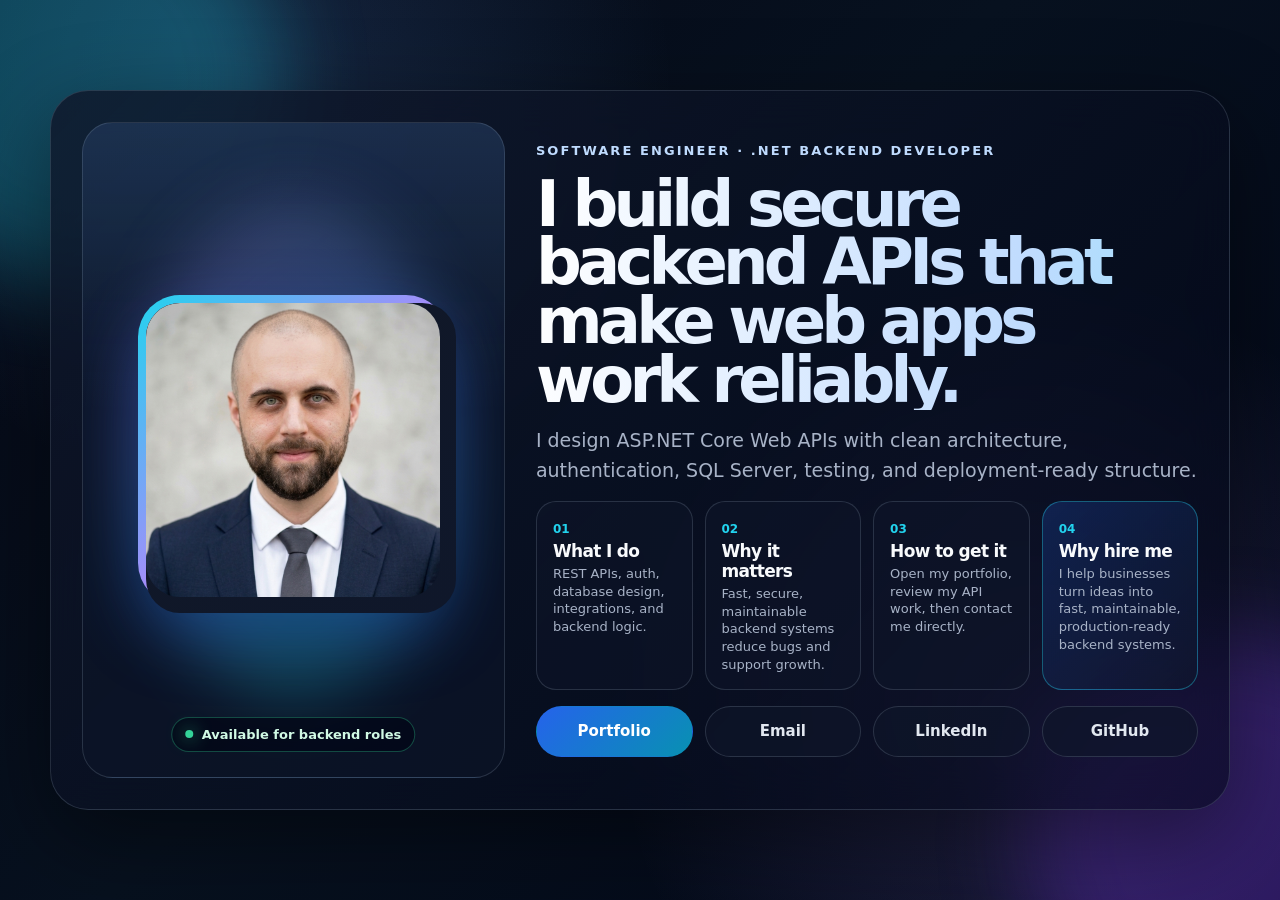
<file: index.html>
<!DOCTYPE html>
<html lang="en">
<head>
  <meta charset="UTF-8" />
  <meta name="viewport" content="width=device-width, initial-scale=1.0" />
  <meta name="description" content="Mahmoud Almahmoud - Software Engineer and .NET Backend Developer building secure APIs, authentication, databases, and clean backend systems." />
  <title>Mahmoud Almahmoud</title>
  <link rel="icon" sizes="32x32" href="assets/favicon.png">
  <link rel="apple-touch-icon" href="assets/favicon.png">
  <link rel="stylesheet" href="style.css" />
</head>
<body>
  <div class="noise" aria-hidden="true"></div>
  <div class="orb orb-one" aria-hidden="true"></div>
  <div class="orb orb-two" aria-hidden="true"></div>
  <div class="cursor-glow" id="cursorGlow" aria-hidden="true"></div>

  <main class="page-shell">
    <section class="hero-card reveal">
      <div class="photo-panel" aria-label="Profile photo">
        <div class="photo-ring">
          <img class="profile-photo" src="assets/mahmoud.png" alt="Mahmoud Almahmoud portrait" />
          <span class="photo-fallback">MA</span>
        </div>
        <div class="status-pill"><span></span> Available for backend roles</div>
      </div>

      <div class="content-panel">
        <p class="eyebrow">Software Engineer · .NET Backend Developer</p>

        <h1>I build secure backend APIs that make web apps work reliably.</h1>

        <p class="summary">
          I design ASP.NET Core Web APIs with clean architecture, authentication, SQL Server, testing, and deployment-ready structure.
        </p>

        <div class="answer-grid" aria-label="Quick answers">
          <article class="answer-card">
            <span>01</span>
            <h2>What I do</h2>
            <p>REST APIs, auth, database design, integrations, and backend logic.</p>
          </article>

          <article class="answer-card">
            <span>02</span>
            <h2>Why it matters</h2>
            <p>Fast, secure, maintainable backend systems reduce bugs and support growth.</p>
          </article>

          <article class="answer-card">
            <span>03</span>
            <h2>How to get it</h2>
            <p>Open my portfolio, review my API work, then contact me directly.</p>
          </article>

          <article class="answer-card highlight-card">
            <span>04</span>
            <h2>Why hire me</h2>
            <p>I help businesses turn ideas into fast, maintainable, production-ready backend systems.</p>
          </article>
        </div>

        <nav class="links" aria-label="Contact and profile links">
          <a class="link-btn primary" href="portfolio.html" rel="noopener noreferrer">Portfolio</a>
          <a class="link-btn" href="mailto:contact@mahmoudev.com">Email</a>
          <a class="link-btn" href="https://www.linkedin.com/in/mahmoud-almahmoud" target="_blank" rel="noopener noreferrer">LinkedIn</a>
          <a class="link-btn" href="https://github.com/Mahmoud-Almahmoud" target="_blank" rel="noopener noreferrer">GitHub</a>
        </nav>
      </div>
    </section>
  </main>

  <script src="script.js"></script>
</body>
</html>
</file>
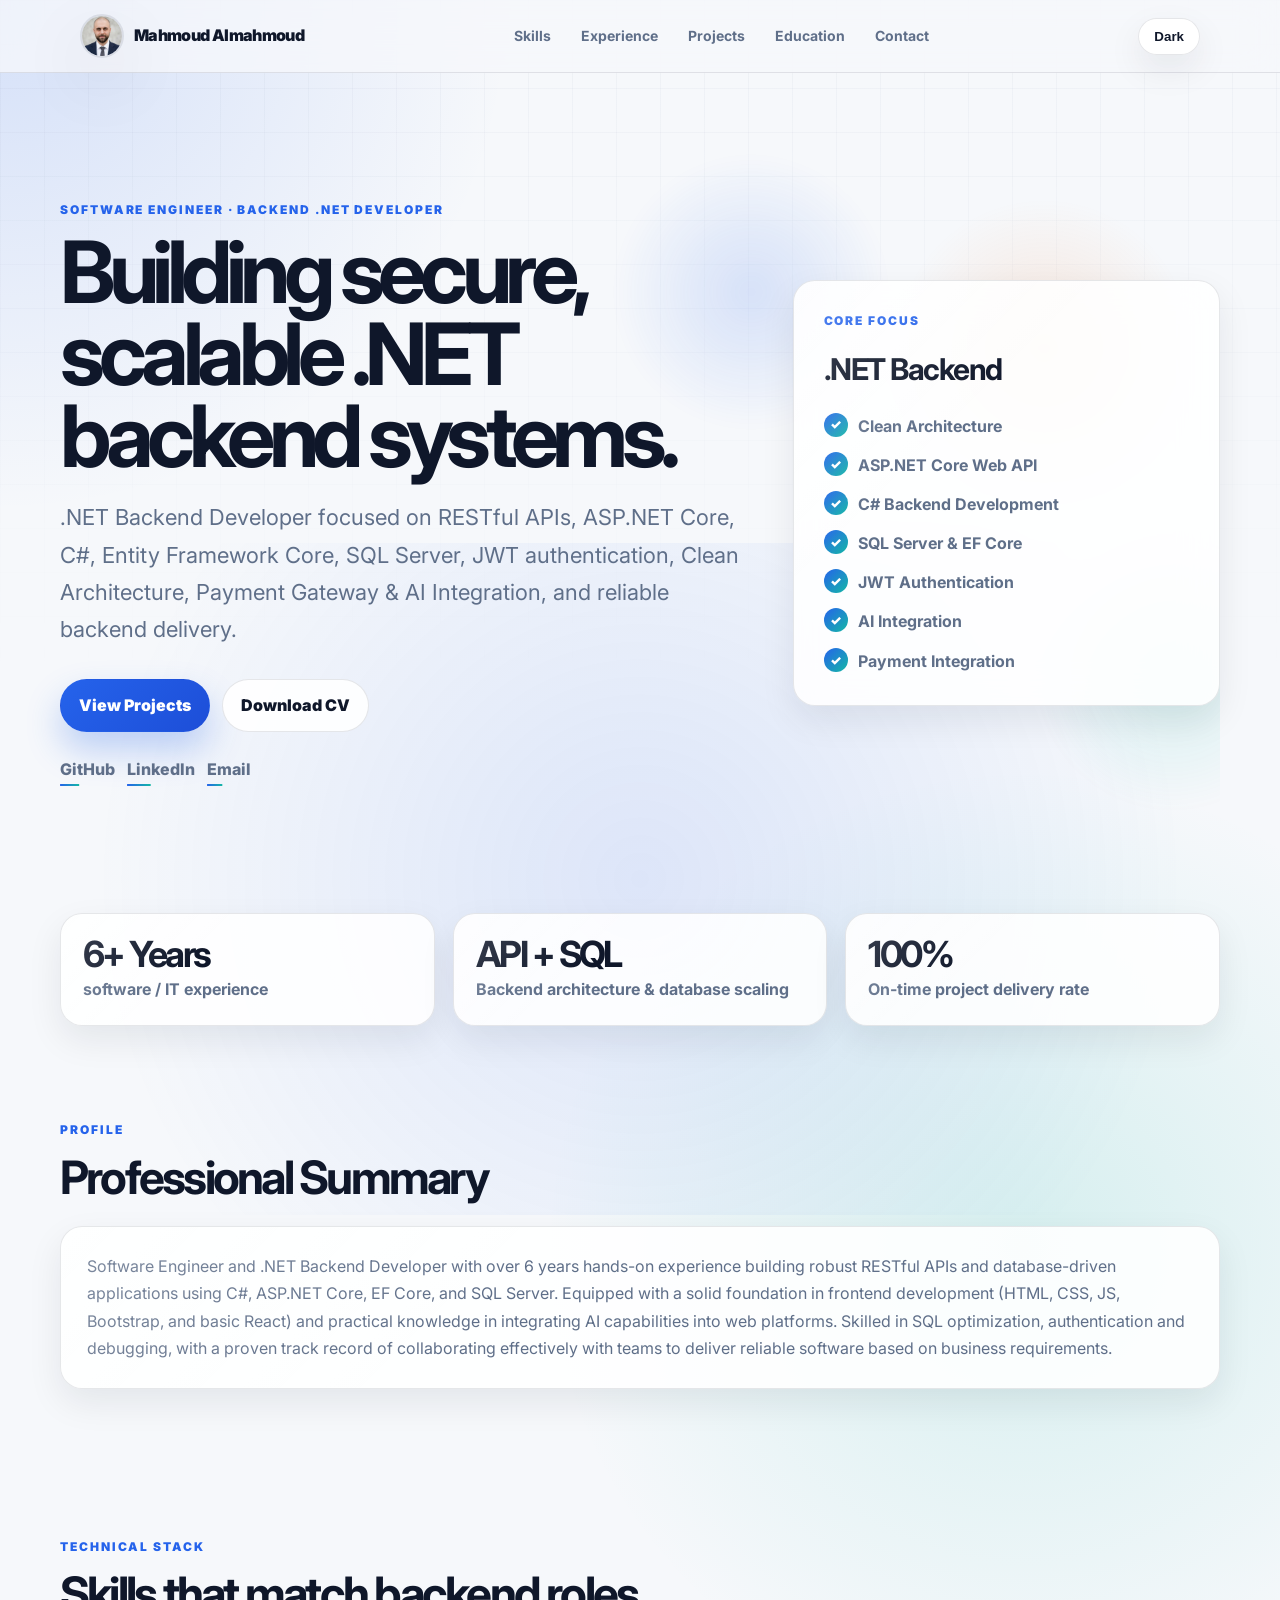
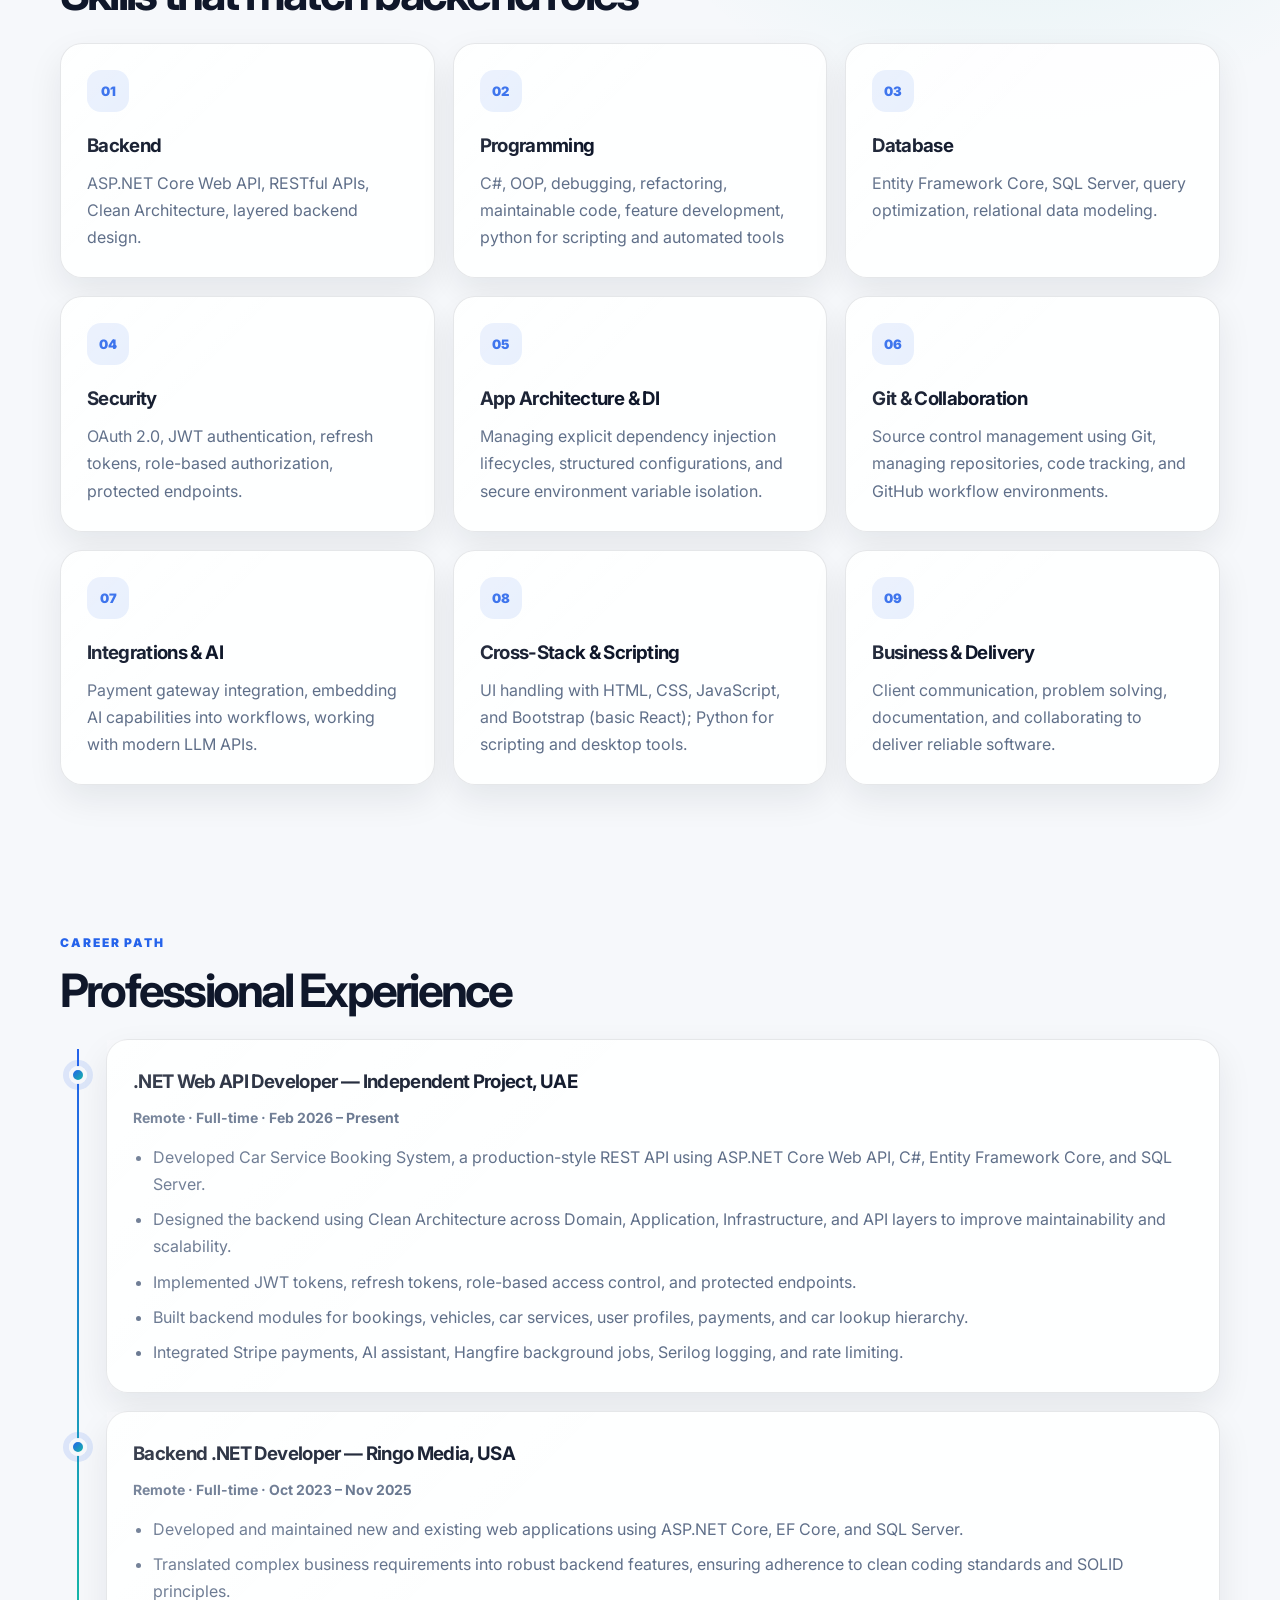
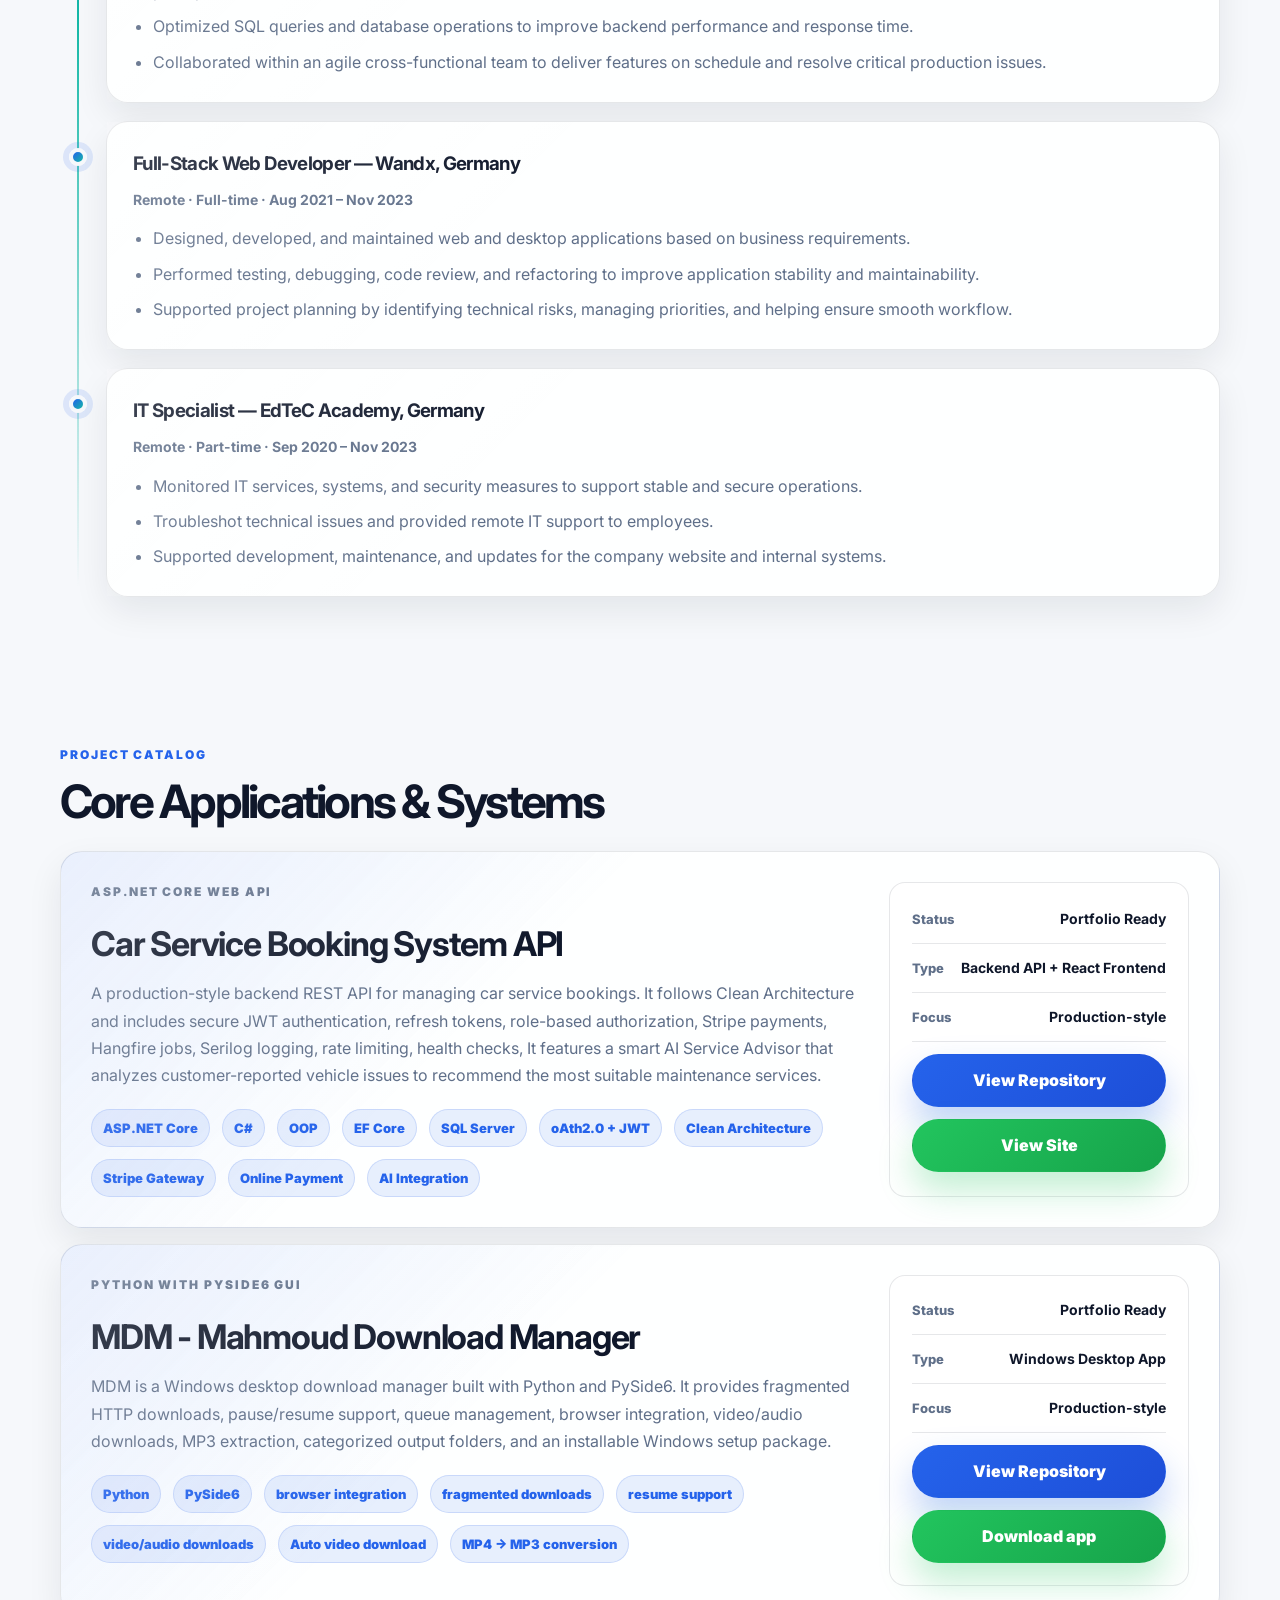
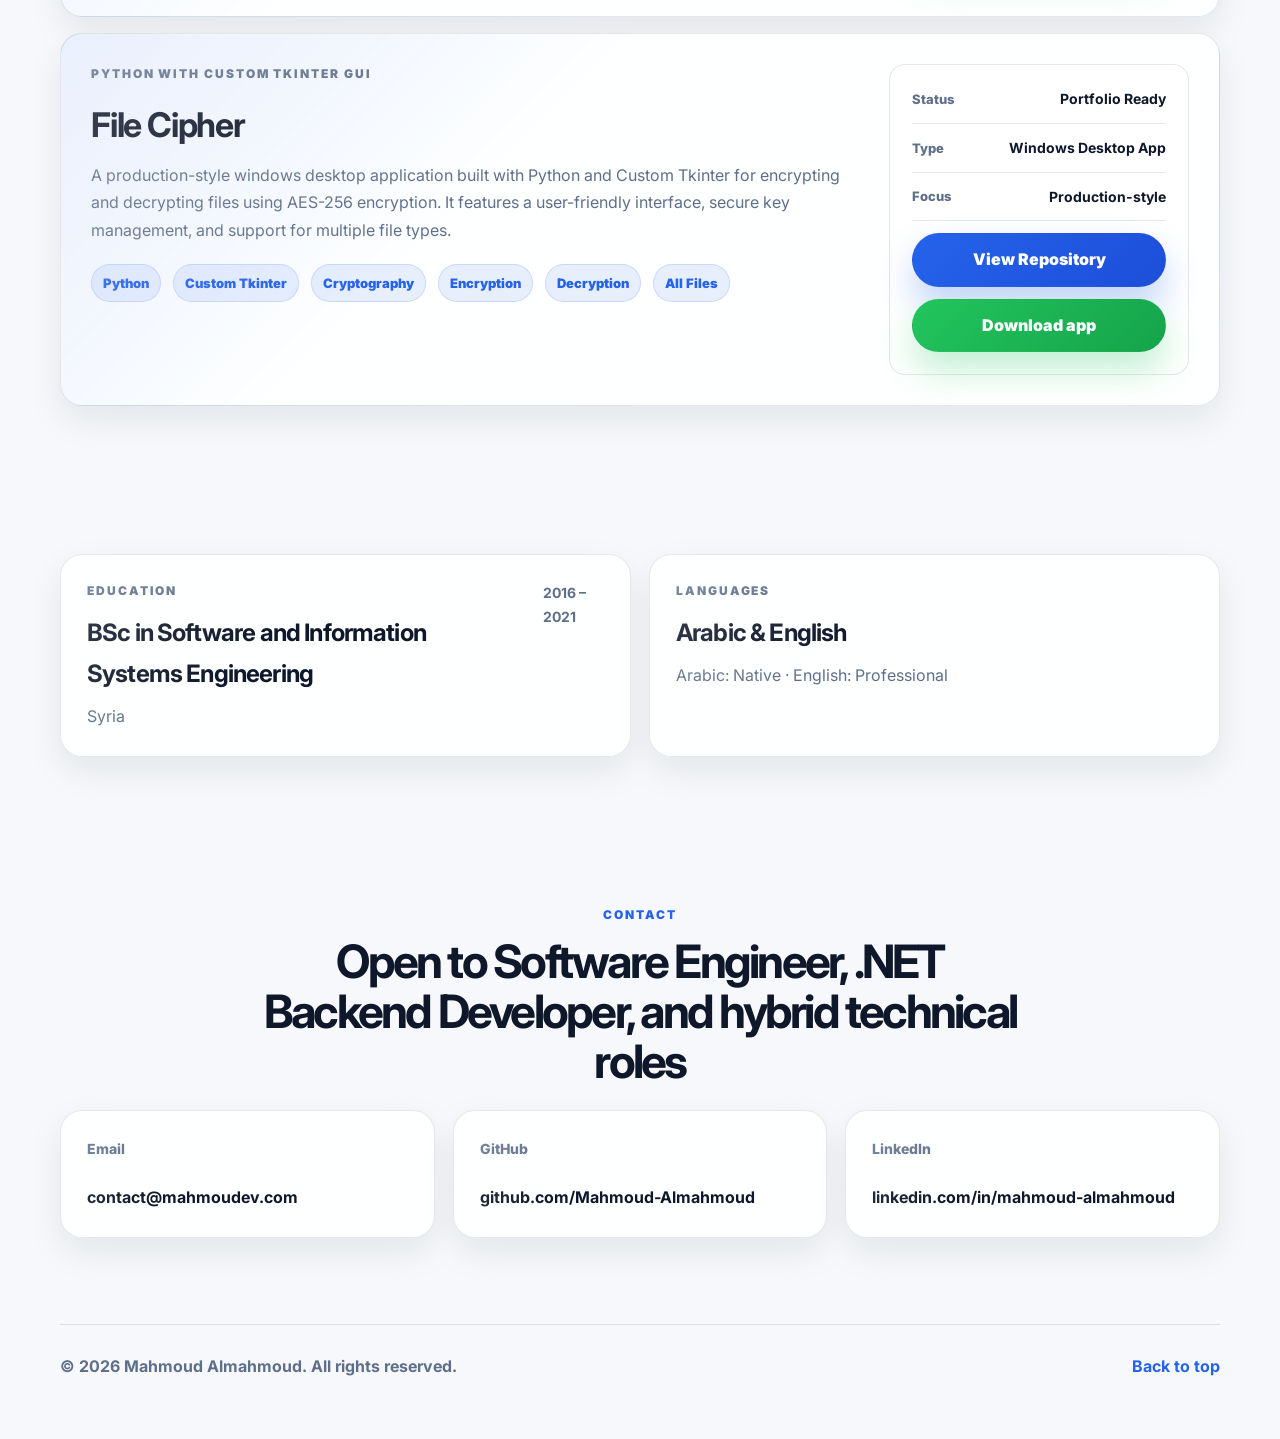
<file: portfolio.html>
<!DOCTYPE html>
<html lang="en" data-theme="light">
<head>
  <meta charset="UTF-8" />
  <meta name="viewport" content="width=device-width, initial-scale=1.0" />
  <meta name="theme-color" content="#0f172a" />

  <title>Mahmoud | Portfolio</title>
  <link rel="icon" sizes="32x32" href="assets/favicon.png">
  <link rel="apple-touch-icon" href="assets/favicon.png">
  <meta
    name="description"
    content="Portfolio of Mahmoud Almahmoud, a .NET Backend Developer in Abu Dhabi specializing in ASP.NET Core Web API, C#, EF Core, SQL Server, JWT authentication, Docker, testing, and Clean Architecture."
  />

  <link rel="preconnect" href="https://fonts.googleapis.com" />
  <link rel="preconnect" href="https://fonts.gstatic.com" crossorigin />
  <link href="https://fonts.googleapis.com/css2?family=Inter:wght@400;500;600;700;800;900&display=swap" rel="stylesheet" />
  <link rel="stylesheet" href="portfolio.css" />
</head>

<body>
  <a class="skip-link" href="#main">Skip to content</a>
  <div class="scroll-progress" id="scrollProgress" aria-hidden="true"></div>

  <header class="site-header">
    <nav class="nav" aria-label="Main navigation">
      <a href="#home" class="logo" aria-label="Mahmoud Almahmoud home">
        <img class="logo-photo" src="assets/mahmoud.png" alt="Mahmoud Almahmoud photo" width="44" height="44" />
        <span>Mahmoud Almahmoud</span>
      </a>

      <button class="menu-btn" id="menuToggle" type="button" aria-label="Open menu" aria-expanded="false" aria-controls="navLinks">
        <span></span>
        <span></span>
        <span></span>
      </button>

      <div class="nav-links" id="navLinks">
        <a href="#skills">Skills</a>
        <a href="#experience">Experience</a>
        <a href="#projects">Projects</a>
        <a href="#education">Education</a>
        <a href="#contact">Contact</a>
      </div>

      <button id="themeToggle" class="theme-btn" type="button" aria-label="Switch color theme">Dark</button>
    </nav>
  </header>

  <main id="main">
    <section id="home" class="hero section">
      <div class="hero-bg" aria-hidden="true">
        <span class="orb orb-one"></span>
        <span class="orb orb-two"></span>
        <span class="grid-glow"></span>
      </div>

      <div class="hero-content" data-animate>
        <p class="eyebrow">Software Engineer · Backend .NET Developer</p>

        <h1>Building secure, scalable .NET backend systems.</h1>

        <p class="headline">
          .NET Backend Developer focused on RESTful APIs, ASP.NET Core, C#, Entity Framework Core,
          SQL Server, JWT authentication, Clean Architecture, Payment Gateway & AI Integration, and reliable backend delivery.
        </p>

        <div class="hero-actions">
          <a class="btn primary" href="#projects">View Projects</a>
          <a class="btn secondary" href="assets/IT_CV_ONLINE.pdf" target="_blank" rel="noopener">Download CV</a>
        </div>

        <div class="quick-links" aria-label="Profile links">
          <a href="https://github.com/Mahmoud-Almahmoud" target="_blank" rel="noopener">GitHub</a>
          <a href="https://www.linkedin.com/in/mahmoud-almahmoud" target="_blank" rel="noopener">LinkedIn</a>
          <a href="mailto:contact@mahmoudev.com">Email</a>
        </div>
      </div>

      <aside class="hero-card glass-card" data-animate>
        <p class="card-kicker">Core Focus</p>
        <h2>.NET Backend</h2>
        <ul class="check-list">
          <li>Clean Architecture</li>
          <li>ASP.NET Core Web API</li>
          <li>C# Backend Development</li>
          <li>SQL Server & EF Core</li>
          <li>JWT Authentication</li>
          <li>AI Integration</li>
          <li>Payment Integration</li>
        </ul>
      </aside>
    </section>

    <section class="section compact-section" aria-label="Professional highlights">
      <div class="stats-grid">
        <article class="stat-card" data-animate>
          <strong>6+ Years</strong>
          <span>software / IT experience</span>
        </article>
        <article class="stat-card" data-animate>
          <strong>API + SQL</strong>
          <span>Backend architecture & database scaling</span>
        </article>
        <article class="stat-card" data-animate>
          <strong>100%</strong>
          <span>On-time project delivery rate</span>
        </article>
      </div>
    </section>

    <section class="section" data-animate>
      <div class="section-heading">
        <p class="eyebrow">Profile</p>
        <h2 class="section-title">Professional Summary</h2>
      </div>

      <div class="card rich-card">
        <p>
          Software Engineer and .NET Backend Developer with over 6 years hands-on experience building robust RESTful APIs 
          and database-driven applications using C#, ASP.NET Core, EF Core, and SQL Server. 
          Equipped with a solid foundation in frontend development (HTML, CSS, JS, Bootstrap, and basic React) 
          and practical knowledge in integrating AI capabilities into web platforms. Skilled in SQL optimization, authentication 
          and debugging, with a proven track record of collaborating effectively with teams to deliver reliable software based on business requirements.
        </p>
      </div>
    </section>

    <section id="skills" class="section">
      <div class="section-heading" data-animate>
        <p class="eyebrow">Technical stack</p>
        <h2 class="section-title">Skills that match backend roles</h2>
      </div>

      <div class="skills-grid">
        <article class="skill-card" data-animate>
          <span class="skill-icon">01</span>
          <h3>Backend</h3>
          <p>ASP.NET Core Web API, RESTful APIs, Clean Architecture, layered backend design.</p>
        </article>

        <article class="skill-card" data-animate>
          <span class="skill-icon">02</span>
          <h3>Programming</h3>
          <p>C#, OOP, debugging, refactoring, maintainable code, feature development, python for scripting and automated tools</p>
        </article>

        <article class="skill-card" data-animate>
          <span class="skill-icon">03</span>
          <h3>Database</h3>
          <p>Entity Framework Core, SQL Server, query optimization, relational data modeling.</p>
        </article>

        <article class="skill-card" data-animate>
          <span class="skill-icon">04</span>
          <h3>Security</h3>
          <p>OAuth 2.0, JWT authentication, refresh tokens, role-based authorization, protected endpoints.</p>
        </article>

        <article class="skill-card" data-animate>
          <span class="skill-icon">05</span>
          <h3>App Architecture & DI</h3>
          <p>Managing explicit dependency injection lifecycles, structured configurations, and secure environment variable isolation.</p>
        </article>

        <article class="skill-card" data-animate>
          <span class="skill-icon">06</span>
          <h3>Git & Collaboration</h3>
          <p>Source control management using Git, managing repositories, code tracking, and GitHub workflow environments.</p>
        </article>

        <article class="skill-card" data-animate>
          <span class="skill-icon">07</span>
          <h3>Integrations & AI</h3>
          <p>Payment gateway integration, embedding AI capabilities into workflows, working with modern LLM APIs.</p>
        </article>

        <article class="skill-card" data-animate>
          <span class="skill-icon">08</span>
          <h3>Cross-Stack & Scripting</h3>
          <p>UI handling with HTML, CSS, JavaScript, and Bootstrap (basic React); Python for scripting and desktop tools.</p>
        </article>

        <article class="skill-card" data-animate>
          <span class="skill-icon">09</span>
          <h3>Business & Delivery</h3>
          <p>Client communication, problem solving, documentation, and collaborating to deliver reliable software.</p>
        </article>
      </div>
    </section>

    <section id="experience" class="section">
      <div class="section-heading" data-animate>
        <p class="eyebrow">Career path</p>
        <h2 class="section-title">Professional Experience</h2>
      </div>

      <div class="timeline">
        <article class="timeline-item" data-animate>
          <div class="timeline-marker" aria-hidden="true"></div>
          <div class="timeline-header">
            <div>
              <h3>.NET Web API Developer — Independent Project, UAE</h3>
              <p class="meta">Remote · Full-time · Feb 2026 – Present</p>
            </div>
          </div>
          <ul>
            <li>Developed Car Service Booking System, a production-style REST API using ASP.NET Core Web API, C#, Entity Framework Core, and SQL Server.</li>
            <li>Designed the backend using Clean Architecture across Domain, Application, Infrastructure, and API layers to improve maintainability and scalability.</li>
            <li>Implemented JWT tokens, refresh tokens, role-based access control, and protected endpoints.</li>
            <li>Built backend modules for bookings, vehicles, car services, user profiles, payments, and car lookup hierarchy.</li>
            <li>Integrated Stripe payments, AI assistant, Hangfire background jobs, Serilog logging, and rate limiting.</li>
          </ul>
        </article>

        <article class="timeline-item" data-animate>
          <div class="timeline-marker" aria-hidden="true"></div>
          <div class="timeline-header">
            <div>
              <h3>Backend .NET Developer — Ringo Media, USA</h3>
              <p class="meta">Remote · Full-time · Oct 2023 – Nov 2025</p>
            </div>
          </div>
          <ul>
            <li>Developed and maintained new and existing web applications using ASP.NET Core, EF Core, and SQL Server.</li>
            <li>Translated complex business requirements into robust backend features, ensuring adherence to clean coding standards and SOLID principles.</li>
            <li>Optimized SQL queries and database operations to improve backend performance and response time.</li>
            <li>Collaborated within an agile cross-functional team to deliver features on schedule and resolve critical production issues.</li>
          </ul>
        </article>

        <article class="timeline-item" data-animate>
          <div class="timeline-marker" aria-hidden="true"></div>
          <div class="timeline-header">
            <div>
              <h3>Full-Stack Web Developer — Wandx, Germany</h3>
              <p class="meta">Remote · Full-time · Aug 2021 – Nov 2023</p>
            </div>
          </div>
          <ul>
            <li>Designed, developed, and maintained web and desktop applications based on business requirements.</li>
            <li>Performed testing, debugging, code review, and refactoring to improve application stability and maintainability.</li>
            <li>Supported project planning by identifying technical risks, managing priorities, and helping ensure smooth workflow.</li>
          </ul>
        </article>

        <article class="timeline-item" data-animate>
          <div class="timeline-marker" aria-hidden="true"></div>
          <div class="timeline-header">
            <div>
              <h3>IT Specialist — EdTeC Academy, Germany</h3>
              <p class="meta">Remote · Part-time · Sep 2020 – Nov 2023</p>
            </div>
          </div>
          <ul>
            <li>Monitored IT services, systems, and security measures to support stable and secure operations.</li>
            <li>Troubleshot technical issues and provided remote IT support to employees.</li>
            <li>Supported development, maintenance, and updates for the company website and internal systems.</li>
          </ul>
        </article>
      </div>
    </section>

    <section id="projects" class="section">
      <div class="section-heading" data-animate>
        <p class="eyebrow">Project catalog</p>
        <h2 class="section-title">Core Applications & Systems</h2>
      </div>

      <article class="project-card" data-animate>
        <div class="project-content">
          <p class="eyebrow">ASP.NET Core Web API</p>
          <h3>Car Service Booking System API</h3>
          <p>
            A production-style backend REST API for managing car service bookings. It follows Clean Architecture
            and includes secure JWT authentication, refresh tokens, role-based authorization, Stripe payments,
            Hangfire jobs, Serilog logging, rate limiting, health checks, It features a smart AI Service Advisor 
            that analyzes customer-reported vehicle issues to recommend the most suitable maintenance services.
          </p>
          <div class="tags" aria-label="Project technologies">
            <span>ASP.NET Core</span>
            <span>C#</span>
            <span>OOP</span>
            <span>EF Core</span>
            <span>SQL Server</span>
            <span>oAth2.0 + JWT</span>
            <span>Clean Architecture</span>
            <span>Stripe Gateway</span>
            <span>Online Payment</span>
            <span>AI Integration</span>
          </div>
        </div>
        <div class="project-panel">
          <div class="panel-line"><span>Status</span><strong>Portfolio Ready</strong></div>
          <div class="panel-line"><span>Type</span><strong>Backend API + React Frontend</strong></div>
          <div class="panel-line"><span>Focus</span><strong>Production-style</strong></div>
          <a class="btn primary full" href="https://github.com/Mahmoud-Almahmoud/CarServiceBookingSystem" target="_blank" rel="noopener">
            View Repository
          </a>
           <a class="btn success full" href="https://csbs-app.mahmoudev.com/" target="_blank" rel="noopener">
            View Site
          </a>
        </div>
      </article>

      <article class="project-card mt" data-animate>
        <div class="project-content">
          <p class="eyebrow">Python with PySide6 GUI</p>
          <h3>MDM - Mahmoud Download Manager</h3>
          <p>
            MDM is a Windows desktop download manager built with Python and PySide6. 
            It provides fragmented HTTP downloads, pause/resume support, queue management, 
            browser integration, video/audio downloads, MP3 extraction, categorized output folders, 
            and an installable Windows setup package.
          </p>
          <div class="tags" aria-label="Project technologies">
            <span>Python</span>
            <span>PySide6</span>
            <span>browser integration</span>
            <span>fragmented downloads</span>
            <span>resume support</span>
            <span>video/audio downloads</span>
            <span>Auto video download</span>
            <span>MP4 -> MP3 conversion</span>
          </div>
        </div>
        <div class="project-panel">
          <div class="panel-line"><span>Status</span><strong>Portfolio Ready</strong></div>
          <div class="panel-line"><span>Type</span><strong>Windows Desktop App</strong></div>
          <div class="panel-line"><span>Focus</span><strong>Production-style</strong></div>
          <a class="btn primary full" href="https://github.com/Mahmoud-Almahmoud/MDM" target="_blank" rel="noopener">
            View Repository
          </a>
           <a class="btn success full" href="https://github.com/Mahmoud-Almahmoud/MDM/releases/download/Releases/mdm_installer.exe" target="_blank" rel="noopener">
            Download app
          </a>
        </div>
      </article>

      <article class="project-card mt" data-animate>
        <div class="project-content">
          <p class="eyebrow">Python with Custom Tkinter GUI</p>
          <h3>File Cipher</h3>
          <p>
            A production-style windows desktop application built with Python and Custom Tkinter 
            for encrypting and decrypting files using AES-256 encryption. It features a user-friendly interface, 
            secure key management, and support for multiple file types.
          </p>
          <div class="tags" aria-label="Project technologies">
            <span>Python</span>
            <span>Custom Tkinter</span>
            <span>Cryptography</span>
            <span>Encryption</span>
            <span>Decryption</span>
            <span>All Files</span>
          </div>
        </div>
        <div class="project-panel">
          <div class="panel-line"><span>Status</span><strong>Portfolio Ready</strong></div>
          <div class="panel-line"><span>Type</span><strong>Windows Desktop App</strong></div>
          <div class="panel-line"><span>Focus</span><strong>Production-style</strong></div>
          <a class="btn primary full" href="https://github.com/Mahmoud-Almahmoud/File-Cipher" target="_blank" rel="noopener">
            View Repository
          </a>
           <a class="btn success full" href="https://github.com/Mahmoud-Almahmoud/File-Cipher/releases/download/Releases/FileCipher.exe" target="_blank" rel="noopener">
            Download app
          </a>
        </div>
      </article>

    </section>

    <section id="education" class="section two-column-section">
      <div class="card split-card" data-animate>
        <div>
          <p class="eyebrow">Education</p>
          <h2>BSc in Software and Information Systems Engineering</h2>
          <p>Syria</p>
        </div>
        <p class="meta">2016 – 2021</p>
      </div>

      <div class="card split-card" data-animate>
        <div>
          <p class="eyebrow">Languages</p>
          <h2>Arabic & English</h2>
          <p>Arabic: Native · English: Professional</p>
        </div>
      </div>
    </section>

    <section id="contact" class="section contact-section">
      <div class="section-heading center" data-animate>
        <p class="eyebrow">Contact</p>
        <h2 class="section-title">Open to Software Engineer, .NET Backend Developer, and hybrid technical roles</h2>
      </div>

      <div class="contact-grid">
        <a class="contact-card" href="mailto:contact@mahmoudev.com" data-animate>
          <span>Email</span>
          <strong>contact@mahmoudev.com</strong>
        </a>

        <a class="contact-card" href="https://github.com/Mahmoud-Almahmoud" target="_blank" rel="noopener" data-animate>
          <span>GitHub</span>
          <strong>github.com/Mahmoud-Almahmoud</strong>
        </a>

        <a class="contact-card" href="https://www.linkedin.com/in/mahmoud-almahmoud" target="_blank" rel="noopener" data-animate>
          <span>LinkedIn</span>
          <strong>linkedin.com/in/mahmoud-almahmoud</strong>
        </a>
      </div>
    </section>
  </main>

  <footer class="footer">
    <p>© <span id="year"></span> Mahmoud Almahmoud. All rights reserved.</p>
    <a href="#home">Back to top</a>
  </footer>

  <script src="portfolio.js"></script>
</body>
</html>
</file>
<file: style.css>
:root {
  --bg: #050816;
  --surface: rgba(15, 23, 42, 0.72);
  --surface-strong: rgba(17, 24, 39, 0.92);
  --text: #f8fafc;
  --muted: #a8b3c7;
  --line: rgba(148, 163, 184, 0.22);
  --blue: #60a5fa;
  --cyan: #22d3ee;
  --violet: #a78bfa;
  --green: #34d399;
  --shadow: 0 28px 90px rgba(0, 0, 0, 0.46);
}

* { box-sizing: border-box; }

html,
body {
  width: 100%;
  height: 100%;
  margin: 0;
  overflow: hidden;
}

body {
  font-family: Inter, ui-sans-serif, system-ui, -apple-system, BlinkMacSystemFont, "Segoe UI", sans-serif;
  color: var(--text);
  background:
    radial-gradient(circle at 20% 10%, rgba(96, 165, 250, 0.18), transparent 32%),
    radial-gradient(circle at 82% 80%, rgba(167, 139, 250, 0.2), transparent 34%),
    linear-gradient(135deg, #050816 0%, #07111f 46%, #020617 100%);
}

a { color: inherit; text-decoration: none; }

.noise {
  position: fixed;
  inset: 0;
  pointer-events: none;
  opacity: 0.18;
  background-image: linear-gradient(rgba(255,255,255,0.05) 1px, transparent 1px), linear-gradient(90deg, rgba(255,255,255,0.05) 1px, transparent 1px);
  background-size: 42px 42px;
  mask-image: radial-gradient(circle at center, black, transparent 76%);
}

.orb {
  position: fixed;
  width: 32vw;
  aspect-ratio: 1;
  border-radius: 999px;
  filter: blur(44px);
  opacity: 0.52;
  pointer-events: none;
  animation: drift 12s ease-in-out infinite alternate;
}

.orb-one {
  top: -14vh;
  left: -10vw;
  background: rgba(34, 211, 238, 0.55);
}

.orb-two {
  right: -12vw;
  bottom: -16vh;
  background: rgba(124, 58, 237, 0.58);
  animation-delay: -5s;
}

.cursor-glow {
  position: fixed;
  width: 360px;
  height: 360px;
  border-radius: 50%;
  background: radial-gradient(circle, rgba(96, 165, 250, 0.16), transparent 62%);
  transform: translate(-50%, -50%);
  pointer-events: none;
  opacity: 0;
  transition: opacity 0.25s ease;
}

.page-shell {
  position: relative;
  z-index: 2;
  width: 100%;
  height: 100dvh;
  padding: clamp(14px, 2vw, 30px);
  display: grid;
  place-items: center;
}

.hero-card {
  width: min(1180px, 100%);
  height: min(720px, calc(100dvh - clamp(28px, 4vw, 60px)));
  min-height: 520px;
  display: grid;
  grid-template-columns: minmax(280px, 0.78fr) minmax(0, 1.22fr);
  gap: clamp(18px, 2.4vw, 34px);
  padding: clamp(18px, 2.4vw, 34px);
  border: 1px solid var(--line);
  border-radius: clamp(24px, 3vw, 40px);
  background: linear-gradient(135deg, rgba(15, 23, 42, 0.84), rgba(2, 6, 23, 0.62));
  box-shadow: var(--shadow);
  backdrop-filter: blur(22px);
  overflow: hidden;
}

.photo-panel {
  position: relative;
  border: 1px solid var(--line);
  border-radius: clamp(22px, 2.4vw, 34px);
  background:
    linear-gradient(180deg, rgba(96, 165, 250, 0.16), transparent 44%),
    rgba(15, 23, 42, 0.58);
  display: grid;
  place-items: center;
  padding: clamp(18px, 2.4vw, 30px);
  overflow: hidden;
}

.photo-panel::before {
  content: "";
  position: absolute;
  inset: 12%;
  border-radius: 50%;
  background: conic-gradient(from 180deg, var(--cyan), var(--violet), var(--blue), var(--cyan));
  filter: blur(34px);
  opacity: 0.26;
  animation: spin 10s linear infinite;
}

.photo-ring {
  position: relative;
  width: min(30vw, 310px);
  min-width: 210px;
  aspect-ratio: 1;
  border-radius: 42px;
  padding: 8px;
  background: linear-gradient(135deg, var(--cyan), var(--violet), var(--blue));
  box-shadow: 0 28px 70px rgba(37, 99, 235, 0.32);
  animation: floatPhoto 5.5s ease-in-out infinite;
}

.profile-photo,
.photo-fallback {
  width: 100%;
  height: 100%;
  border-radius: 34px;
}

.profile-photo {
  display: block;
  object-fit: cover;
  background: #0f172a;
  position: relative;
  z-index: 2;
}

.photo-fallback {
  position: absolute;
  inset: 8px;
  display: grid;
  place-items: center;
  background: linear-gradient(135deg, #111827, #0f172a);
  font-size: clamp(56px, 8vw, 96px);
  font-weight: 900;
  letter-spacing: -0.08em;
  z-index: 1;
}

.status-pill {
  position: absolute;
  left: 50%;
  bottom: clamp(18px, 2vw, 28px);
  transform: translateX(-50%);
  width: max-content;
  max-width: calc(100% - 28px);
  display: inline-flex;
  align-items: center;
  gap: 8px;
  padding: 9px 13px;
  border-radius: 999px;
  border: 1px solid rgba(52, 211, 153, 0.32);
  background: rgba(2, 6, 23, 0.72);
  color: #d1fae5;
  font-size: clamp(11px, 1.2vw, 13px);
  font-weight: 700;
  white-space: nowrap;
}

.status-pill span {
  width: 8px;
  height: 8px;
  border-radius: 50%;
  background: var(--green);
  box-shadow: 0 0 18px var(--green);
}

.content-panel {
  min-width: 0;
  display: flex;
  flex-direction: column;
  justify-content: center;
  gap: clamp(12px, 1.8vh, 20px);
}

.eyebrow {
  margin: 0;
  color: #bfdbfe;
  font-weight: 800;
  text-transform: uppercase;
  letter-spacing: 0.16em;
  font-size: clamp(11px, 1.3vw, 13px);
}

h1 {
  margin: 0;
  max-width: 780px;
  font-size: clamp(35px, 5vw, 70px);
  line-height: 0.92;
  letter-spacing: -0.075em;
  background: linear-gradient(95deg, #fff 0%, #bfdbfe 34%, #67e8f9 68%, #c4b5fd 100%);
  background-size: 220% auto;
  -webkit-background-clip: text;
  background-clip: text;
  color: transparent;
  animation: gradientText 6s ease-in-out infinite alternate;
}

.summary {
  margin: 0;
  max-width: 700px;
  color: var(--muted);
  font-size: clamp(14px, 1.75vw, 19px);
  line-height: 1.55;
}

.answer-grid {
  display: grid;
  grid-template-columns: repeat(4, minmax(0, 1fr));
  gap: clamp(8px, 1vw, 12px);
}

.answer-card {
  min-width: 0;
  border: 1px solid var(--line);
  border-radius: 20px;
  padding: clamp(12px, 1.5vw, 16px);
  background: rgba(15, 23, 42, 0.56);
  transition: transform 0.25s ease, border-color 0.25s ease, background 0.25s ease;
}

.answer-card:hover {
  transform: translateY(-4px);
  border-color: rgba(96, 165, 250, 0.6);
  background: rgba(30, 41, 59, 0.72);
}

.answer-card span {
  color: var(--cyan);
  font-size: 12px;
  font-weight: 900;
}

.answer-card h2 {
  margin: 4px 0 4px;
  font-size: clamp(13px, 1.45vw, 17px);
  letter-spacing: -0.04em;
}

.answer-card p {
  margin: 0;
  color: var(--muted);
  line-height: 1.35;
  font-size: clamp(11px, 1.2vw, 13px);
}

.highlight-card {
  border-color: rgba(34, 211, 238, 0.38);
  background: linear-gradient(135deg, rgba(37, 99, 235, 0.22), rgba(15, 23, 42, 0.64));
}

.links {
  display: grid;
  grid-template-columns: repeat(4, minmax(0, 1fr));
  gap: clamp(8px, 1vw, 12px);
}

.link-btn {
  min-width: 0;
  display: inline-flex;
  align-items: center;
  justify-content: center;
  height: clamp(42px, 5.6vh, 52px);
  border-radius: 999px;
  border: 1px solid var(--line);
  background: rgba(15, 23, 42, 0.68);
  color: #e2e8f0;
  font-weight: 850;
  font-size: clamp(12px, 1.35vw, 15px);
  transition: transform 0.22s ease, border-color 0.22s ease, background 0.22s ease, box-shadow 0.22s ease;
}

.link-btn:hover {
  transform: translateY(-3px);
  border-color: rgba(96, 165, 250, 0.7);
  box-shadow: 0 14px 34px rgba(37, 99, 235, 0.18);
}

.link-btn.primary {
  background: linear-gradient(135deg, #2563eb, #0891b2);
  border-color: transparent;
  color: white;
}

.reveal {
  opacity: 0;
  transform: translateY(18px) scale(0.985);
  animation: reveal 0.75s cubic-bezier(.2,.8,.2,1) forwards;
}

@keyframes reveal {
  to { opacity: 1; transform: translateY(0) scale(1); }
}

@keyframes drift {
  to { transform: translate3d(8vw, 5vh, 0) scale(1.08); }
}

@keyframes spin {
  to { transform: rotate(360deg); }
}

@keyframes floatPhoto {
  0%, 100% { transform: translateY(0) rotate(-1deg); }
  50% { transform: translateY(-10px) rotate(1deg); }
}

@keyframes gradientText {
  to { background-position: 100% center; }
}

@media (max-width: 900px) {
  .page-shell { padding: 12px; }

  .hero-card {
    grid-template-columns: 0.72fr 1.28fr;
    gap: 14px;
    min-height: 0;
    height: calc(100dvh - 24px);
    padding: 14px;
    border-radius: 28px;
  }

  .photo-ring {
    width: min(32vw, 230px);
    min-width: 150px;
    border-radius: 32px;
  }

  .profile-photo,
  .photo-fallback { border-radius: 25px; }

  .answer-grid { grid-template-columns: repeat(2, minmax(0, 1fr)); }
  .links { grid-template-columns: repeat(2, minmax(0, 1fr)); }
}

@media (max-width: 680px) {
  .hero-card {
    grid-template-columns: 1fr;
    grid-template-rows: auto 1fr;
    text-align: center;
    align-items: center;
  }

  .photo-panel {
    min-height: 0;
    padding: 12px;
  }

  .photo-ring {
    width: min(42vw, 172px);
    min-width: 124px;
    border-radius: 28px;
  }

  .status-pill {
    display: none;
  }

  .content-panel {
    align-items: center;
    justify-content: start;
    gap: 10px;
  }

  h1 { font-size: clamp(31px, 9.5vw, 46px); }
  .summary { font-size: 13.5px; line-height: 1.42; }

  .answer-grid {
    width: 100%;
    gap: 8px;
  }

  .answer-card {
    padding: 10px;
    border-radius: 16px;
  }

  .answer-card p { font-size: 11px; }

  .links {
    width: 100%;
    gap: 8px;
  }

  .link-btn { height: 40px; }
}

@media (max-width: 390px), (max-height: 620px) {
  .hero-card { padding: 10px; gap: 8px; }
  .photo-ring { width: min(34vw, 130px); min-width: 104px; padding: 5px; }
  .profile-photo, .photo-fallback { border-radius: 22px; }
  .eyebrow { font-size: 10px; }
  h1 { font-size: clamp(26px, 8vw, 36px); }
  .summary { font-size: 12px; }
  .answer-card { padding: 8px; }
  .answer-card h2 { font-size: 12px; margin: 2px 0; }
  .answer-card p { font-size: 10px; line-height: 1.22; }
  .link-btn { height: 34px; font-size: 11px; }
}

@media (prefers-reduced-motion: reduce) {
  *, *::before, *::after {
    animation-duration: 0.01ms !important;
    animation-iteration-count: 1 !important;
    scroll-behavior: auto !important;
  }
}
</file>
<file: portfolio.css>
:root {
  color-scheme: light;
  --bg: #f6f8fb;
  --bg-soft: #eef4ff;
  --surface: rgba(255, 255, 255, 0.88);
  --surface-solid: #ffffff;
  --text: #0f172a;
  --muted: #5f6f89;
  --border: rgba(15, 23, 42, 0.10);
  --primary: #2563eb;
  --primary-strong: #1d4ed8;
  --success: #22c55e;
  --success-strong: #16a34a;
  --accent: #14b8a6;
  --danger: #f97316;
  --shadow: 0 24px 70px rgba(15, 23, 42, 0.10);
  --shadow-soft: 0 14px 35px rgba(15, 23, 42, 0.08);
  --radius-xl: 30px;
  --radius-lg: 22px;
  --radius-md: 16px;
  --container: 1160px;
}

[data-theme="dark"] {
  color-scheme: dark;
  --bg: #08111f;
  --bg-soft: #101b2f;
  --surface: rgba(15, 23, 42, 0.76);
  --surface-solid: #111827;
  --text: #f8fafc;
  --muted: #a8b3c7;
  --border: rgba(226, 232, 240, 0.12);
  --primary: #60a5fa;
  --primary-strong: #3b82f6;
  --success: #4ade80;
  --success-strong: #22c55e;
  --accent: #2dd4bf;
  --danger: #fb923c;
  --shadow: 0 24px 70px rgba(0, 0, 0, 0.34);
  --shadow-soft: 0 14px 35px rgba(0, 0, 0, 0.28);
}

* {
  box-sizing: border-box;
}

html {
  scroll-behavior: smooth;
  scroll-padding-top: 92px;
}

body {
  margin: 0;
  min-height: 100vh;
  font-family: "Inter", Arial, Helvetica, sans-serif;
  background:
    radial-gradient(circle at top left, rgba(37, 99, 235, 0.16), transparent 32rem),
    radial-gradient(circle at 80% 20%, rgba(20, 184, 166, 0.14), transparent 30rem),
    var(--bg);
  color: var(--text);
  line-height: 1.7;
  overflow-x: hidden;
}

body.menu-open {
  overflow: hidden;
}

body::before {
  content: "";
  position: fixed;
  inset: 0;
  pointer-events: none;
  background-image: linear-gradient(rgba(148, 163, 184, 0.08) 1px, transparent 1px), linear-gradient(90deg, rgba(148, 163, 184, 0.08) 1px, transparent 1px);
  background-size: 44px 44px;
  mask-image: linear-gradient(to bottom, black, transparent 75%);
  z-index: -2;
}

body::after {
  content: "";
  position: fixed;
  inset: auto -10% -35% -10%;
  height: 42rem;
  pointer-events: none;
  background: radial-gradient(circle, rgba(37, 99, 235, 0.12), transparent 65%);
  z-index: -1;
}

img,
svg {
  max-width: 100%;
}

a {
  color: inherit;
  text-decoration: none;
}

p,
h1,
h2,
h3 {
  margin-top: 0;
}

p:last-child,
ul:last-child {
  margin-bottom: 0;
}

.mt{
  margin-top: 1rem;
}

.skip-link {
  position: fixed;
  top: 12px;
  left: 12px;
  z-index: 999;
  transform: translateY(-160%);
  padding: 10px 14px;
  border-radius: 999px;
  background: var(--text);
  color: var(--bg);
  transition: transform 0.2s ease;
}

.skip-link:focus {
  transform: translateY(0);
}

.scroll-progress {
  position: fixed;
  top: 0;
  left: 0;
  z-index: 120;
  width: 0;
  height: 3px;
  background: linear-gradient(90deg, var(--primary), var(--accent));
  box-shadow: 0 0 24px rgba(37, 99, 235, 0.5);
}

.site-header {
  position: sticky;
  top: 0;
  z-index: 100;
  border-bottom: 1px solid var(--border);
  background: rgba(246, 248, 251, 0.78);
  backdrop-filter: blur(18px);
}

[data-theme="dark"] .site-header {
  background: rgba(8, 17, 31, 0.78);
}

.nav {
  max-width: var(--container);
  margin: 0 auto;
  padding: 14px 20px;
  display: grid;
  grid-template-columns: auto 1fr auto;
  align-items: center;
  gap: 18px;
}

.logo {
  display: inline-flex;
  align-items: center;
  gap: 10px;
  font-weight: 900;
  letter-spacing: -0.04em;
}

.logo-photo {
  width: 44px;
  height: 44px;
  border-radius: 50%;
  object-fit: cover;
  border: 2px solid var(--border);
  box-shadow: var(--shadow);
  flex-shrink: 0;
}

.logo-mark {
  width: 40px;
  height: 40px;
  display: grid;
  place-items: center;
  border-radius: 14px;
  color: white;
  background: linear-gradient(135deg, var(--primary), var(--accent));
  box-shadow: 0 10px 30px rgba(37, 99, 235, 0.30);
  letter-spacing: -0.05em;
}

.nav-links {
  justify-self: center;
  display: flex;
  align-items: center;
  gap: 6px;
  color: var(--muted);
  font-size: 14px;
  font-weight: 700;
}

.nav-links a {
  border-radius: 999px;
  padding: 9px 12px;
  transition: color 0.2s ease, background 0.2s ease, transform 0.2s ease;
}

.nav-links a:hover,
.nav-links a:focus-visible {
  color: var(--primary);
  background: rgba(37, 99, 235, 0.10);
  transform: translateY(-1px);
}

.theme-btn,
.menu-btn {
  border: 1px solid var(--border);
  background: var(--surface);
  color: var(--text);
  border-radius: 999px;
  cursor: pointer;
  box-shadow: var(--shadow-soft);
}

.theme-btn {
  justify-self: end;
  padding: 10px 15px;
  font-weight: 800;
}

.menu-btn {
  display: none;
  width: 44px;
  height: 44px;
  padding: 0;
  place-items: center;
}

.menu-btn span {
  width: 18px;
  height: 2px;
  display: block;
  margin: 3px auto;
  border-radius: 999px;
  background: var(--text);
  transition: transform 0.2s ease, opacity 0.2s ease;
}

.menu-btn[aria-expanded="true"] span:nth-child(1) {
  transform: translateY(5px) rotate(45deg);
}

.menu-btn[aria-expanded="true"] span:nth-child(2) {
  opacity: 0;
}

.menu-btn[aria-expanded="true"] span:nth-child(3) {
  transform: translateY(-5px) rotate(-45deg);
}

.section {
  width: min(var(--container), calc(100% - 40px));
  margin: 0 auto;
  padding: 74px 0;
}

.compact-section {
  padding-top: 12px;
  padding-bottom: 20px;
}

.hero {
  position: relative;
  min-height: calc(100vh - 72px);
  display: grid;
  grid-template-columns: minmax(0, 1.18fr) minmax(320px, 0.72fr);
  align-items: center;
  gap: 32px;
  padding-top: 72px;
  padding-bottom: 60px;
}

.hero-bg {
  position: absolute;
  inset: 0;
  pointer-events: none;
  overflow: hidden;
  border-radius: var(--radius-xl);
}

.orb {
  position: absolute;
  width: 18rem;
  height: 18rem;
  border-radius: 999px;
  filter: blur(10px);
  opacity: 0.48;
  animation: float 8s ease-in-out infinite;
}

.orb-one {
  top: 9%;
  right: 28%;
  background: radial-gradient(circle, rgba(37, 99, 235, 0.32), transparent 68%);
}

.orb-two {
  right: -6rem;
  bottom: 10%;
  animation-delay: -3s;
  background: radial-gradient(circle, rgba(20, 184, 166, 0.28), transparent 68%);
}

.grid-glow {
  position: absolute;
  inset: 12% 0 auto auto;
  width: 22rem;
  height: 22rem;
  border-radius: 50%;
  background: radial-gradient(circle, rgba(249, 115, 22, 0.14), transparent 60%);
}

.eyebrow,
.card-kicker {
  margin-bottom: 12px;
  color: var(--primary);
  text-transform: uppercase;
  font-size: 12px;
  font-weight: 900;
  letter-spacing: 0.16em;
}

h1 {
  max-width: 880px;
  margin-bottom: 22px;
  font-size: clamp(44px, 8vw, 86px);
  line-height: 0.95;
  letter-spacing: -0.075em;
}

.headline {
  max-width: 760px;
  color: var(--muted);
  font-size: clamp(18px, 2.3vw, 22px);
}

.hero-actions,
.quick-links,
.tags {
  display: flex;
  flex-wrap: wrap;
  gap: 12px;
}

.hero-actions {
  margin-top: 30px;
}

.quick-links {
  margin-top: 24px;
  color: var(--muted);
  font-weight: 800;
}

.quick-links a {
  position: relative;
  padding-bottom: 3px;
}

.quick-links a::after {
  content: "";
  position: absolute;
  left: 0;
  bottom: 0;
  width: 100%;
  height: 2px;
  border-radius: 999px;
  background: linear-gradient(90deg, var(--primary), var(--accent));
  transform: scaleX(0.35);
  transform-origin: left;
  transition: transform 0.2s ease;
}

.quick-links a:hover::after {
  transform: scaleX(1);
}

.btn {
  display: inline-flex;
  align-items: center;
  justify-content: center;
  gap: 8px;
  min-height: 48px;
  border: 1px solid transparent;
  border-radius: 999px;
  padding: 12px 18px;
  font-weight: 900;
  transition: transform 0.2s ease, box-shadow 0.2s ease, background 0.2s ease, border-color 0.2s ease;
}

.btn.primary {
  color: white;
  background: linear-gradient(135deg, var(--primary), var(--primary-strong));
  box-shadow: 0 18px 35px rgba(37, 99, 235, 0.28);
}

.btn.secondary {
  background: var(--surface);
  border-color: var(--border);
}

.btn.success {
  color: white;
  background: linear-gradient(135deg, var(--success), var(--success-strong));
  box-shadow: 0 18px 35px rgba(34, 197, 94, 0.28);
}

.btn:hover,
.btn:focus-visible,
.theme-btn:hover,
.menu-btn:hover {
  transform: translateY(-2px);
  box-shadow: var(--shadow);
}

.full {
  width: 100%;
}

.card,
.skill-card,
.project-card,
.timeline-item,
.contact-card,
.stat-card,
.hero-card {
  position: relative;
  background: var(--surface);
  border: 1px solid var(--border);
  border-radius: var(--radius-lg);
  box-shadow: var(--shadow-soft);
  overflow: hidden;
}

.card::before,
.skill-card::before,
.project-card::before,
.timeline-item::before,
.contact-card::before,
.stat-card::before,
.hero-card::before {
  content: "";
  position: absolute;
  inset: 0;
  pointer-events: none;
  background: linear-gradient(135deg, rgba(255, 255, 255, 0.20), transparent 38%);
}

.hero-card {
  padding: 30px;
  backdrop-filter: blur(18px);
}

.hero-card h2 {
  margin-bottom: 18px;
  font-size: 30px;
  letter-spacing: -0.05em;
}

.check-list {
  display: grid;
  gap: 12px;
  margin: 0;
  padding: 0;
  list-style: none;
}

.check-list li {
  display: flex;
  gap: 10px;
  align-items: flex-start;
  color: var(--muted);
  font-weight: 700;
}

.check-list li::before {
  content: "✓";
  display: grid;
  place-items: center;
  flex: 0 0 24px;
  height: 24px;
  border-radius: 999px;
  color: white;
  background: linear-gradient(135deg, var(--primary), var(--accent));
  font-size: 13px;
  font-weight: 900;
}

.stats-grid,
.skills-grid,
.contact-grid,
.two-column-section {
  display: grid;
  gap: 18px;
}

.stats-grid {
  grid-template-columns: repeat(3, minmax(0, 1fr));
}

.stat-card {
  padding: 22px;
}

.stat-card strong {
  display: block;
  margin-bottom: 4px;
  font-size: 36px;
  line-height: 1;
  letter-spacing: -0.07em;
}

.stat-card span {
  color: var(--muted);
  font-weight: 700;
}

.section-heading {
  max-width: 780px;
  margin-bottom: 24px;
}

.section-heading.center {
  margin-inline: auto;
  text-align: center;
}

.section-title {
  margin-bottom: 0;
  font-size: clamp(30px, 4vw, 46px);
  line-height: 1.08;
  letter-spacing: -0.06em;
}

.rich-card,
.skill-card,
.timeline-item,
.contact-card,
.split-card {
  padding: 26px;
}

.rich-card p,
.skill-card p,
.project-card p,
.split-card p {
  color: var(--muted);
}

.skills-grid {
  grid-template-columns: repeat(3, minmax(0, 1fr));
}

.skill-card {
  transition: transform 0.25s ease, border-color 0.25s ease, box-shadow 0.25s ease;
}

.skill-card:hover {
  transform: translateY(-6px);
  border-color: rgba(37, 99, 235, 0.32);
  box-shadow: var(--shadow);
}

.skill-icon {
  width: 42px;
  height: 42px;
  display: grid;
  place-items: center;
  margin-bottom: 18px;
  border-radius: 14px;
  color: var(--primary);
  background: rgba(37, 99, 235, 0.10);
  font-size: 13px;
  font-weight: 900;
}

.skill-card h3,
.timeline-item h3,
.project-card h3,
.split-card h2 {
  margin-bottom: 8px;
  letter-spacing: -0.035em;
}

.timeline {
  position: relative;
  display: grid;
  gap: 18px;
}

.timeline::before {
  content: "";
  position: absolute;
  top: 10px;
  bottom: 10px;
  left: 17px;
  width: 2px;
  background: linear-gradient(var(--primary), var(--accent), transparent);
}

.timeline-item {
  margin-left: 46px;
  overflow: visible;
}

.timeline-marker {
  position: absolute;
  left: -38px;
  top: 26px;
  width: 18px;
  height: 18px;
  border: 4px solid var(--bg);
  border-radius: 999px;
  background: linear-gradient(135deg, var(--primary), var(--accent));
  box-shadow: 0 0 0 6px rgba(37, 99, 235, 0.12);
}

.timeline-header {
  display: flex;
  justify-content: space-between;
  gap: 20px;
  margin-bottom: 14px;
}

.meta {
  color: var(--muted);
  font-size: 14px;
  font-weight: 700;
}

.timeline-item ul {
  margin: 0;
  padding-left: 20px;
  color: var(--muted);
}

.timeline-item li + li {
  margin-top: 8px;
}

.project-card {
  display: grid;
  grid-template-columns: minmax(0, 1fr) 300px;
  gap: 24px;
  align-items: stretch;
  padding: 30px;
  background:
    linear-gradient(135deg, rgba(37, 99, 235, 0.12), transparent 38%),
    var(--surface);
}

.project-card h3 {
  font-size: clamp(26px, 3vw, 34px);
}

.tags {
  margin-top: 20px;
}

.tags span {
  padding: 7px 11px;
  border: 1px solid rgba(37, 99, 235, 0.16);
  border-radius: 999px;
  color: var(--primary);
  background: rgba(37, 99, 235, 0.10);
  font-size: 13px;
  font-weight: 900;
}

.project-panel {
  display: grid;
  gap: 12px;
  align-content: center;
  padding: 22px;
  border: 1px solid var(--border);
  border-radius: var(--radius-md);
  background: rgba(255, 255, 255, 0.42);
}

[data-theme="dark"] .project-panel {
  background: rgba(15, 23, 42, 0.42);
}

.panel-line {
  display: flex;
  align-items: center;
  justify-content: space-between;
  gap: 12px;
  padding-bottom: 12px;
  border-bottom: 1px solid var(--border);
}

.panel-line span {
  color: var(--muted);
  font-size: 13px;
  font-weight: 800;
}

.panel-line strong {
  text-align: right;
  font-size: 14px;
}

.two-column-section {
  grid-template-columns: repeat(2, minmax(0, 1fr));
}

.split-card {
  display: flex;
  align-items: flex-start;
  justify-content: space-between;
  gap: 20px;
}

.contact-section {
  padding-bottom: 86px;
}

.contact-grid {
  grid-template-columns: repeat(3, minmax(0, 1fr));
}

.contact-card {
  min-height: 128px;
  display: flex;
  flex-direction: column;
  justify-content: space-between;
  transition: transform 0.25s ease, border-color 0.25s ease, box-shadow 0.25s ease;
}

.contact-card:hover {
  transform: translateY(-6px);
  border-color: rgba(37, 99, 235, 0.32);
  box-shadow: var(--shadow);
}

.contact-card span {
  color: var(--muted);
  font-size: 14px;
  font-weight: 800;
}

.contact-card strong {
  word-break: break-word;
}

.footer {
  width: min(var(--container), calc(100% - 40px));
  margin: 0 auto;
  padding: 28px 0 42px;
  display: flex;
  justify-content: space-between;
  gap: 18px;
  color: var(--muted);
  border-top: 1px solid var(--border);
  font-weight: 700;
}

.footer a {
  color: var(--primary);
}

[data-animate] {
  opacity: 0;
  transform: translateY(24px);
  transition: opacity 0.7s ease, transform 0.7s ease;
}

[data-animate].is-visible {
  opacity: 1;
  transform: translateY(0);
}

@keyframes float {
  0%, 100% {
    transform: translate3d(0, 0, 0) scale(1);
  }

  50% {
    transform: translate3d(12px, -16px, 0) scale(1.04);
  }
}

@media (max-width: 980px) {
  .nav {
    grid-template-columns: auto auto auto;
  }

  .menu-btn {
    display: inline-grid;
    justify-self: end;
  }

  .theme-btn {
    justify-self: end;
  }

  .nav-links {
    position: fixed;
    top: 72px;
    left: 20px;
    right: 20px;
    display: grid;
    gap: 8px;
    padding: 14px;
    border: 1px solid var(--border);
    border-radius: var(--radius-lg);
    background: var(--surface-solid);
    box-shadow: var(--shadow);
    transform: translateY(-16px);
    opacity: 0;
    pointer-events: none;
    transition: opacity 0.2s ease, transform 0.2s ease;
  }

  .nav-links.is-open {
    opacity: 1;
    pointer-events: auto;
    transform: translateY(0);
  }

  .nav-links a {
    padding: 12px 14px;
  }

  .hero,
  .project-card {
    grid-template-columns: 1fr;
  }

  .hero {
    min-height: auto;
    padding-top: 62px;
  }

  .skills-grid,
  .contact-grid,
  .stats-grid,
  .two-column-section {
    grid-template-columns: repeat(2, minmax(0, 1fr));
  }

  .project-panel {
    grid-template-columns: repeat(3, 1fr);
  }

  .project-panel .btn {
    grid-column: 1 / -1;
  }

  .panel-line {
    display: grid;
    align-content: start;
  }

  .panel-line strong {
    text-align: left;
  }
}

@media (max-width: 700px) {
  html {
    scroll-padding-top: 78px;
  }

  .section {
    width: min(100% - 32px, var(--container));
    padding: 48px 0;
  }

  .compact-section {
    padding-top: 0;
    padding-bottom: 12px;
  }

  .nav {
    padding: 12px 16px;
    gap: 10px;
  }

  .logo span:last-child {
    display: none;
  }

  .theme-btn {
    padding: 10px 12px;
  }

  .nav-links {
    top: 68px;
    left: 16px;
    right: 16px;
  }

  h1 {
    font-size: clamp(40px, 15vw, 62px);
  }

  .hero {
    gap: 22px;
    padding-top: 48px;
    padding-bottom: 34px;
  }

  .hero-actions .btn {
    width: 100%;
  }

  .skills-grid,
  .contact-grid,
  .stats-grid,
  .two-column-section,
  .project-panel {
    grid-template-columns: 1fr;
  }

  .timeline::before {
    left: 9px;
  }

  .timeline-item {
    margin-left: 28px;
    padding: 22px;
  }

  .timeline-marker {
    left: -28px;
    width: 16px;
    height: 16px;
  }

  .project-card,
  .hero-card,
  .rich-card,
  .skill-card,
  .contact-card,
  .split-card,
  .stat-card {
    padding: 22px;
  }

  .split-card,
  .footer {
    flex-direction: column;
  }
}

@media (prefers-reduced-motion: reduce) {
  *,
  *::before,
  *::after {
    scroll-behavior: auto !important;
    animation-duration: 0.01ms !important;
    animation-iteration-count: 1 !important;
    transition-duration: 0.01ms !important;
  }

  [data-animate] {
    opacity: 1;
    transform: none;
  }
}

@media print {
  body {
    background: white;
    color: black;
  }

  .site-header,
  .scroll-progress,
  .skip-link,
  .hero-bg,
  .hero-actions,
  .quick-links,
  .footer {
    display: none;
  }

  .section {
    width: 100%;
    padding: 18px 0;
  }

  .hero {
    min-height: auto;
    display: block;
  }

  .card,
  .skill-card,
  .project-card,
  .timeline-item,
  .contact-card,
  .stat-card,
  .hero-card {
    box-shadow: none;
    border: 1px solid #ddd;
    break-inside: avoid;
  }

  [data-animate] {
    opacity: 1;
    transform: none;
  }
}
</file>
